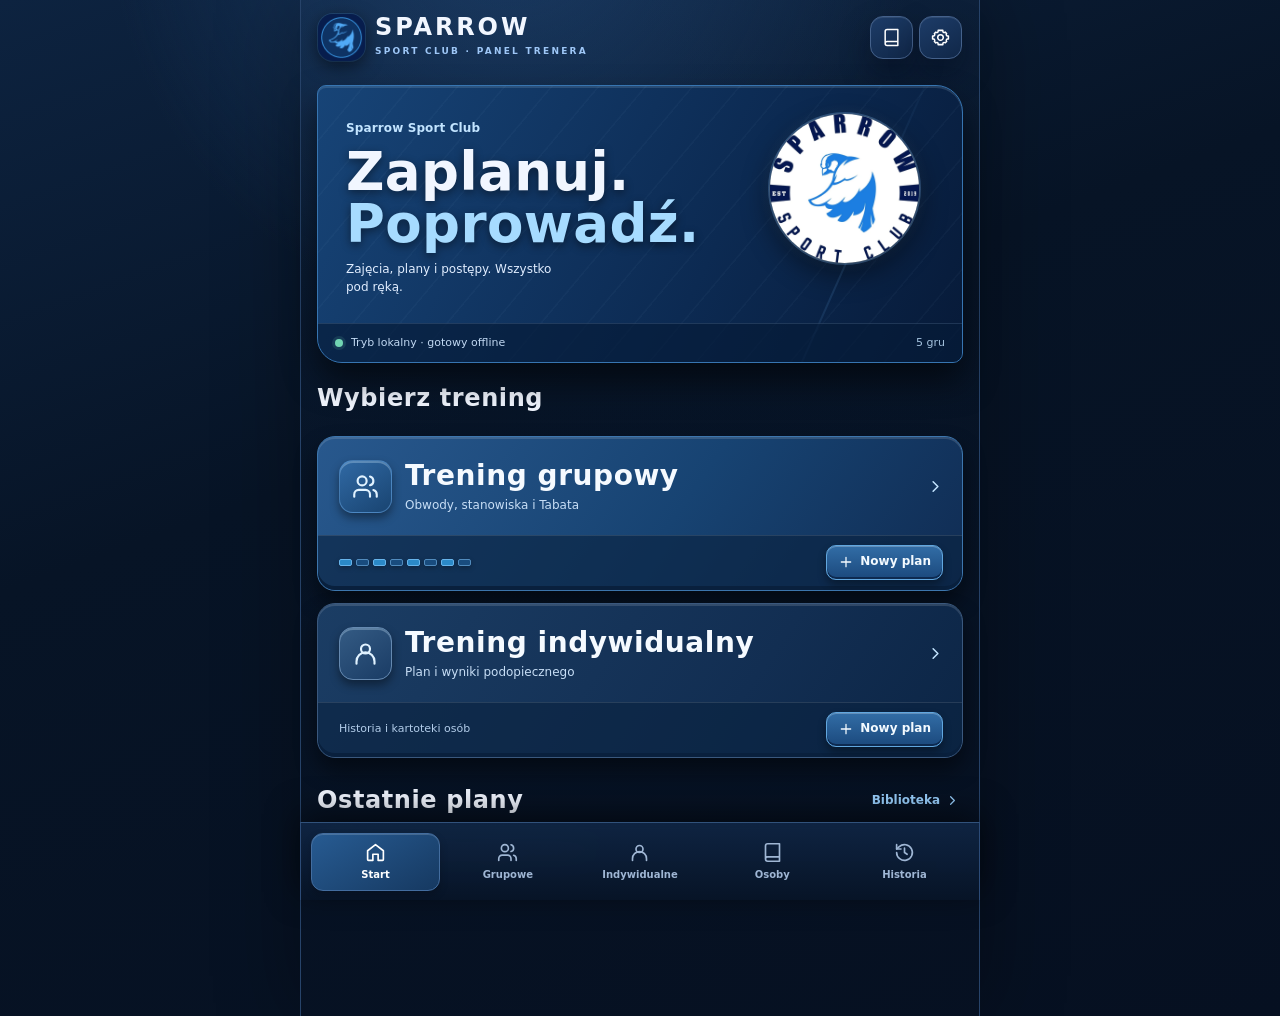
<file: index.html>
<!doctype html>
<html lang="pl">
<head>
  <meta charset="utf-8" />
  <meta name="viewport" content="width=device-width, initial-scale=1, viewport-fit=cover" />
  <meta name="theme-color" content="#071d4d" />
  <meta name="description" content="SPARROW Sport Club — prywatny organizer treningów i timer obwodowy, działający offline na Androidzie." />
  <meta name="color-scheme" content="dark" />
  <link rel="manifest" href="./manifest.webmanifest?v=1.0.24" />
  <link rel="icon" type="image/png" sizes="192x192" href="./assets/app-icon-192.png?v=1.0.24" />
  <link rel="apple-touch-icon" sizes="180x180" href="./assets/apple-touch-icon-180.png?v=1.0.24" />
  <link rel="stylesheet" href="./styles.css?v=1.0.24" />
  <title>SPARROW – panel trenera</title>
</head>
<body>
  <div id="app">
    <div class="loading-screen"><img src="./assets/icon-192.svg" width="88" height="88" alt="SPARROW" /><strong>SPARROW</strong><span>Uruchamianie organizera…</span></div>
  </div>
  <script src="./app.js?v=1.0.24" defer></script>
</body>
</html>
</file>
<file: styles.css>
:root{color-scheme:dark;--bg:#071426;--deep:#061122;--navy:#071d4d;--panel:#122a4a;--panel2:#182f51;--border:#2d4970;--text:#f1f6ff;--muted:#9eb4d3;--blue:#2687e7;--light:#62b4ff;--success:#6ed0a4;--red:#fa8d94;--shadow:0 14px 30px rgba(0,7,23,.38),inset 0 1px 0 rgba(255,255,255,.09);--r:19px}
*{box-sizing:border-box}html{min-height:100%;background:var(--deep)}body{margin:0;background:radial-gradient(circle at 40% -8%,#193961 0,transparent 30%),linear-gradient(160deg,#0d2340 0%,#071426 40%,#061021 100%);color:var(--text);font:15px/1.43 system-ui,-apple-system,"Segoe UI",Roboto,sans-serif;min-height:100dvh}button,input,select,textarea{font:inherit}button{cursor:pointer;-webkit-tap-highlight-color:transparent}button:disabled{opacity:.45;cursor:not-allowed}button:focus-visible,a:focus-visible,input:focus-visible,textarea:focus-visible,select:focus-visible{outline:3px solid #80c8ff;outline-offset:2px}input,textarea,select{font-size:16px}a{color:var(--light)}.app-shell{max-width:680px;min-height:100dvh;margin:0 auto;position:relative;display:flex;flex-direction:column;background:linear-gradient(170deg,rgba(29,61,101,.24),rgba(8,25,50,.1) 28%,transparent 60%)}.shell-head{padding:14px 17px 11px;display:flex;justify-content:space-between;align-items:center;gap:10px}.brand{display:flex;align-items:center;gap:10px;min-width:0}.brand-logo{width:47px;height:47px;border-radius:15px;box-shadow:0 5px 17px #0008,0 0 0 1px #4d96e840}.brand-text strong{font:900 24px/1 Impact,"Arial Narrow",system-ui,sans-serif;letter-spacing:.12em;display:block}.brand-text small{font-size:9px;letter-spacing:.25em;color:#9ec7f7;font-weight:850}.head-actions{display:flex;gap:6px}.tiny-btn{display:inline-grid;place-items:center;width:43px;height:43px;border-radius:13px;background:linear-gradient(150deg,#1d3c68,#102748);color:white;border:1px solid #44618b;box-shadow:var(--shadow)}.tiny-btn svg{width:19px;height:19px}.main{padding:6px 16px 122px;flex:1}.eyebrow{font-size:11px;letter-spacing:.17em;color:#7fbafb;text-transform:uppercase;font-weight:800;margin:0 0 6px}.title-row{display:flex;align-items:center;justify-content:space-between;gap:12px;margin:10px 0 16px}h1,h2,h3,p{margin-top:0}h1,h2,.display-face{font-family:Impact,"Arial Narrow",system-ui,sans-serif;letter-spacing:.06em}h1{font-size:31px;line-height:1.15;margin:0}h2{font-size:23px;line-height:1.15;margin-bottom:8px}h3{font-size:16px;line-height:1.2;letter-spacing:.01em}.sub{color:var(--muted);font-size:13px}.muted{color:var(--muted)}.small{font-size:12px}.hero{border-radius:25px;background:radial-gradient(circle at 100% 20%,rgba(68,140,230,.38),transparent 50%),linear-gradient(145deg,#183c78,#102b5b 55%,#0b224d);border:1px solid #365f9a;box-shadow:0 18px 36px #0007,inset 0 1px 1px #c6e2ff29;position:relative;overflow:hidden;padding:22px 19px;margin-bottom:20px}.hero:after{content:'';position:absolute;width:190px;height:190px;border:23px solid #ffffff06;border-radius:50%;top:-70px;right:-90px;pointer-events:none}.hero-row{display:flex;align-items:center;gap:14px;position:relative;z-index:1}.hero-badge{width:82px;height:82px;object-fit:cover;border-radius:50%;border:3px solid #b2d9ff;box-shadow:0 8px 20px #0007}.hero h1{font-size:29px;margin:0 0 5px}.hero p{font-size:13px;color:#d2e3fa;margin:0}.hero-stat{display:flex;gap:9px;flex-wrap:wrap;margin-top:18px}.hero-stat span{display:inline-flex;align-items:center;gap:5px;border-radius:10px;padding:7px 9px;font-size:11px;color:#d9eaff;background:#ffffff13;border:1px solid #ffffff24}.section-title{font-size:11px;font-weight:850;letter-spacing:.16em;text-transform:uppercase;color:#aac9ee;margin:22px 1px 10px;display:flex;justify-content:space-between;align-items:center}.tile-grid{display:grid;grid-template-columns:1fr 1fr;gap:12px}.tile{padding:18px 15px 17px;border-radius:19px;border:1px solid #3a67a3;background:linear-gradient(143deg,#295c9b,#183f76 50%,#102d56);text-align:left;color:#fff;box-shadow:0 12px 22px #0007,inset 0 2px 1px #c8ecff38,inset 0 -4px 0 #081d4077;min-height:145px;position:relative;transition:transform .15s,box-shadow .15s}.tile:nth-child(2){background:linear-gradient(143deg,#21446f,#173359 65%,#0f274a)}.tile:active,.button:active{transform:translateY(3px);box-shadow:0 4px 9px #0005,inset 0 2px 5px #0004}.tile svg{width:27px;height:27px;color:#d7ecff;filter:drop-shadow(0 3px 2px #0006);margin-bottom:17px}.tile strong{font-size:15px;display:block;line-height:1.25}.tile small{font-size:11px;display:block;color:#c1d4ed;margin-top:5px}.tile-arrow{position:absolute;right:13px;top:16px;color:#b5d4fa}.card{background:linear-gradient(145deg,#1b3354,#102443);border:1px solid #2f4b73;border-radius:var(--r);box-shadow:var(--shadow);padding:15px;margin-bottom:12px}.card-soft{background:linear-gradient(155deg,#152e52,#0f2442);border:1px solid #2b4568;border-radius:16px;padding:12px}.row{display:flex;align-items:center;gap:10px}.between{justify-content:space-between}.grow{flex:1;min-width:0}.wrap{flex-wrap:wrap}.chip{border:1px solid #375989;background:#1c3b66;color:#b9dfff;border-radius:100px;display:inline-flex;align-items:center;gap:5px;padding:5px 10px;font-size:11px;font-weight:800}.pill{display:inline-flex;border-radius:100px;padding:5px 9px;background:#234979;color:#a8d5ff;font-size:11px;white-space:nowrap}.success{color:var(--success)}.divider{height:1px;background:linear-gradient(90deg,transparent,#395577,transparent);margin:15px 0}.button{display:inline-flex;justify-content:center;align-items:center;gap:8px;min-height:45px;padding:10px 14px;border-radius:13px;border:1px solid #559fe8;background:linear-gradient(180deg,#329bf3 0%,#1b6fcb 100%);color:#fff;box-shadow:0 7px 14px #0007,inset 0 2px 1px #e8f8ff70,inset 0 -3px 0 #0a4a93;letter-spacing:.01em;font-weight:750;transition:transform .13s,box-shadow .13s}.button.secondary{background:linear-gradient(160deg,#24466f,#152e52);border-color:#476c9e;box-shadow:0 5px 12px #0005,inset 0 2px 1px #ffffff20,inset 0 -3px 0 #0a213f}.button.danger{background:linear-gradient(150deg,#8a394b,#6a2637);border-color:#a95d70;box-shadow:0 6px 12px #0005,inset 0 2px 1px #ffffff22}.button.minor{background:transparent;border:1px solid #395779;box-shadow:none;min-height:36px;padding:7px 10px;color:#cfdef1;font-size:12px}.button.full{width:100%}.button.big{min-height:58px;font-size:16px;border-radius:16px}.button svg,.mini-ico svg{width:18px;height:18px;flex:none}.mini-ico{height:36px;width:36px;display:inline-grid;place-items:center;border-radius:10px;border:1px solid #42638c;background:linear-gradient(155deg,#2c4c73,#152d50);color:#d0e6ff;box-shadow:0 4px 8px #0004,inset 0 1px 0 #ffffff20}.list-card{padding:14px;display:flex;gap:12px;align-items:center;text-align:left;width:100%;color:inherit;background:transparent;border:0;appearance:none;cursor:pointer}.list-card .list-icon{display:grid;place-items:center;flex:none;width:44px;height:44px;border-radius:13px;background:linear-gradient(145deg,#285d9f,#15365e);border:1px solid #3e70ad;box-shadow:inset 0 1px 0 #b4dafa28}.list-icon svg{width:23px;height:23px}.list-card h3{margin:0 0 3px}.list-card p{font-size:12px;color:var(--muted);margin:0}.list-card .arr{color:#9bc8f8}.stack{display:flex;flex-direction:column;gap:10px}.empty{text-align:center;padding:28px 14px;color:#b0c2dc}.empty svg{display:block;margin:0 auto 10px;color:#71b3f2;width:38px;height:38px}.empty strong{display:block;color:#f1f6ff}.empty p{font-size:13px}.tag{font-size:11px;color:#a4c6ed;background:#20436e;border:1px solid #315983;border-radius:9px;padding:5px 8px;display:inline-block}.plan-top{background:linear-gradient(145deg,#173868,#102d54);padding:17px;border:1px solid #3c6090;border-radius:18px;box-shadow:var(--shadow);margin-bottom:14px}.plan-top h1{font-size:26px;margin:7px 0}.stat-grid{display:grid;grid-template-columns:repeat(3,1fr);gap:8px;margin:13px 0}.stat{background:#102744a8;border:1px solid #46628c;border-radius:13px;text-align:center;padding:10px 5px}.stat strong{display:block;font-size:20px;font-family:Impact,"Arial Narrow",sans-serif;letter-spacing:.04em}.stat span{color:#a8c5e9;font-size:10px}.phase{display:flex;align-items:center;gap:12px}.phase-icon{width:40px;height:40px;display:grid;place-items:center;border-radius:12px;background:#204778;border:1px solid #4973ad}.phase h3{margin:0}.phase p{margin:3px 0 0;color:#a5bde0;font-size:12px}.ex-item{display:flex;align-items:flex-start;gap:12px;padding:11px 0;border-bottom:1px solid #2a4667}.ex-item:last-child{border-bottom:0}.ex-number{width:29px;height:29px;border-radius:9px;background:#23518a;display:grid;place-items:center;flex:none;color:#d8efff;font-size:12px;font-weight:900}.ex-info strong{font-size:14px;display:block}.ex-info span{font-size:12px;color:#9cb7d8}.edit-actions{display:flex;gap:7px;flex-wrap:wrap;margin-top:10px}.field{margin-bottom:14px}.field label{font-size:12px;color:#bed1eb;font-weight:700;margin-bottom:6px;display:block}.field input,.field select,.field textarea{border:1px solid #41618b;color:#f5f9ff;background:#0d213c;border-radius:12px;padding:12px;width:100%;min-height:45px;outline:none}.field textarea{min-height:78px;resize:vertical}.field select{color-scheme:dark}.field input:focus,.field select:focus,.field textarea:focus{border-color:#66adf0;box-shadow:0 0 0 2px #469ff33b}.two-fields{display:grid;grid-template-columns:1fr 1fr;gap:9px}.three-fields{display:grid;grid-template-columns:repeat(3,1fr);gap:8px}.three-fields input{text-align:center;padding:9px 3px}.switch-row{display:flex;align-items:center;justify-content:space-between;gap:10px;margin:3px 0 9px}.switch{appearance:none;width:47px;height:27px;flex:none;background:#3b4b65;border-radius:100px;border:1px solid #8094ae;position:relative;cursor:pointer;transition:.2s}.switch:before{content:'';position:absolute;background:#e9f3ff;width:19px;height:19px;border-radius:50%;left:3px;top:3px;box-shadow:0 2px 4px #0005;transition:.2s}.switch:checked{background:linear-gradient(150deg,#3bb0fc,#1368bd);border-color:#79d3ff}.switch:checked:before{transform:translateX(20px)}.exercise-edit{background:#0c213e;border:1px solid #33557e;border-radius:15px;padding:12px;margin-bottom:10px}.exercise-edit .field{margin-bottom:8px}.exercise-head{display:flex;align-items:center;gap:9px;margin-bottom:10px}.exercise-head strong{flex:1}.exercise-head .mini-ico{height:32px;width:32px}.details-box{margin-bottom:12px;border:1px solid #365577;border-radius:15px;background:#102747;overflow:hidden}.details-box summary{padding:14px;list-style:none;cursor:pointer;display:flex;align-items:center;justify-content:space-between;font-weight:750}.details-box summary::-webkit-details-marker{display:none}.details-box[open] summary{border-bottom:1px solid #345376}.details-box .details-inner{padding:13px}.bottom-nav{position:fixed;z-index:15;left:50%;bottom:0;transform:translateX(-50%);width:min(100%,680px);display:grid;grid-template-columns:repeat(5,1fr);gap:3px;padding:10px 10px max(9px,env(safe-area-inset-bottom));background:linear-gradient(180deg,rgba(15,37,67,.96),rgba(7,20,39,.99));border-top:1px solid #31527b;box-shadow:0 -8px 32px #0008;backdrop-filter:blur(14px)}.nav-item{min-width:0;display:flex;flex-direction:column;align-items:center;gap:5px;border:1px solid transparent;background:transparent;color:#9fb6d4;padding:8px 1px;border-radius:12px;font-size:10px;font-weight:750}.nav-item svg{width:21px;height:21px}.nav-item.active{background:linear-gradient(150deg,#275b92,#163961);color:#fff;border-color:#436d9f;box-shadow:inset 0 1px 0 #ffffff29,0 4px 9px #0003}.back{border:0;background:transparent;color:#accef3;display:inline-flex;gap:6px;align-items:center;padding:6px 0;margin-bottom:7px;font-size:13px}.back svg{width:16px;height:16px}.timer-screen{min-height:calc(100dvh - 250px);display:flex;flex-direction:column}.timer-hero{border:1px solid #3c6397;background:radial-gradient(circle at center 14%,#25518d,#142f59 45%,#0f2546);box-shadow:var(--shadow);border-radius:26px;padding:19px 15px;text-align:center}.timer-phase{font:900 22px Impact,"Arial Narrow",system-ui,sans-serif;letter-spacing:.08em}.timer-number{font:900 clamp(68px,18vw,115px)/1 Impact,"Arial Narrow",system-ui,sans-serif;letter-spacing:.035em;font-variant-numeric:tabular-nums;text-shadow:0 5px 12px #0008;margin:10px auto}.timer-meta{color:#c9ddfb;font-size:14px}.timer-progress{height:12px;background:#09203b;border:1px solid #3e608b;border-radius:99px;overflow:hidden;margin:17px 3px 7px}.timer-fill{height:100%;width:100%;background:linear-gradient(90deg,#288bea,#87cfff);box-shadow:0 0 15px #39aeff9c;transition:width .09s linear}.timer-hero.rest{background:radial-gradient(circle at center 10%,#315e80,#153d5b 45%,#12263f)}.timer-hero.rest .timer-fill{background:linear-gradient(90deg,#45ab8d,#8ce4c5);box-shadow:0 0 14px #69d3ae99}.timer-hero.done{background:radial-gradient(circle at 50% 20%,#245d55,#153b4f 60%,#112b45)}.timer-controls{display:grid;grid-template-columns:1fr 1.5fr 1fr;gap:8px;margin:16px 0}.timer-controls .button{min-width:0;padding:10px 5px}.timer-info{display:grid;grid-template-columns:1fr 1fr;gap:8px;margin:11px 0}.timer-info>div{background:#102b4e;border:1px solid #305378;padding:12px;border-radius:14px}.timer-info span{display:block;color:#a4bfdf;font-size:11px}.timer-info strong{display:block;margin-top:5px;font-size:15px}.modal-wrap{position:fixed;z-index:30;inset:0;display:flex;align-items:flex-end;justify-content:center;background:#000a;padding:12px}.modal{width:min(100%,580px);max-height:88dvh;overflow:auto;background:linear-gradient(155deg,#213e65,#0f2748);border:1px solid #4b72a1;box-shadow:0 20px 70px #000b;border-radius:23px;padding:20px}.modal h2{font-size:25px}.toaster{position:fixed;z-index:40;bottom:98px;left:50%;transform:translateX(-50%);background:#d7f8e7;color:#0f4938;padding:12px 17px;border-radius:13px;box-shadow:0 10px 30px #0008;width:max-content;max-width:90vw;font-size:13px;font-weight:800;text-align:center}.loading-screen{min-height:100dvh;display:flex;flex-direction:column;justify-content:center;align-items:center;gap:9px}.loading-screen strong{font:900 32px Impact,system-ui;letter-spacing:.16em}.loading-screen span{color:#a2bdd9}.offline{color:#b6dbff;display:flex;align-items:center;gap:7px;font-size:11px}.offline svg{width:15px;height:15px}.footnote{font-size:11px;color:#8aafd1;line-height:1.55}.progress-entry{border-left:3px solid #3da5f2;padding:7px 12px;margin:10px 0;background:#102948;border-radius:0 11px 11px 0}.progress-entry strong{display:block}.progress-entry small{color:#a4bfdd}.bar{height:1px;background:#284669;margin:13px 0}.compact{margin-bottom:8px}.text-right{text-align:right}.data-tag{font-size:10px;background:#243f67;border:1px solid #335983;border-radius:7px;padding:4px 7px;color:#bcd8f9}.kpi{font:900 27px Impact,"Arial Narrow",sans-serif}.top-progress{margin-top:12px;display:flex;justify-content:space-between;color:#b8d3ef;font-size:12px}.sm-only{display:none}@media(max-width:360px){.main{padding-left:11px;padding-right:11px}.tile{padding:15px 12px}.tile strong{font-size:13px}.brand-text strong{font-size:21px}.timer-number{font-size:70px}}@media(min-width:700px){.app-shell{box-shadow:0 0 80px #0005;border-left:1px solid #274369;border-right:1px solid #274369}.bottom-nav{border-left:1px solid #2c4b77;border-right:1px solid #2c4b77}}@media(prefers-reduced-motion:reduce){*{scroll-behavior:auto!important;transition:none!important;animation:none!important}}

/* SPARROW home — a coach's circuit console, deliberately scoped to Start. */
.home-command{position:relative;isolation:isolate;overflow:hidden;margin:7px 0 22px;border:1px solid #3775b1;border-radius:9px 27px 10px 25px;background:linear-gradient(116deg,#174477 0%,#0c2a52 61%,#071a38 100%);box-shadow:0 18px 32px #0008,inset 0 2px 0 #c7eaff24}
.home-command::before{content:'';position:absolute;inset:0;background:repeating-linear-gradient(130deg,transparent 0,transparent 34px,#a9d8ff08 35px,#a9d8ff08 36px);pointer-events:none;z-index:0}
.home-command::after{content:'';position:absolute;right:17%;top:-18%;height:155%;width:2px;background:linear-gradient(180deg,transparent,#6db7f72c,transparent);transform:rotate(24deg);pointer-events:none}
.home-command-copy{position:relative;z-index:2;width:75%;max-width:440px;padding:25px 4px 21px 20px}
.home-command-caption{display:block;color:#c2e4ff;font-size:12px;font-weight:750;letter-spacing:.01em;margin-bottom:9px}
.home-command h1{font:900 clamp(32px,9.7vw,53px)/.97 Impact,"Arial Narrow",system-ui,sans-serif;letter-spacing:.008em;text-shadow:0 3px 10px #0007;margin:0 0 11px}
.home-command h1 span{display:block;color:#a6dbff}
.home-command-copy p{font-size:12px;line-height:1.5;color:#e0edff;margin:0;max-width:225px}
.home-command-emblem{position:absolute;z-index:1;right:9px;top:23px;width:clamp(96px,31%,171px);aspect-ratio:1;border-radius:50%;display:grid;place-items:center;background:radial-gradient(circle,#d5ebff13 0%,#a0d3ff11 55%,transparent 70%);filter:drop-shadow(0 10px 14px #0007)}
.home-command-emblem::after{content:'';position:absolute;inset:5%;border:1px solid #83bfff40;border-radius:50%;pointer-events:none}
.home-command-emblem img{width:87%;height:87%;object-fit:contain;border-radius:50%;box-shadow:0 0 0 1px #bfe3ff48}
.home-command-bottom{position:relative;z-index:2;border-top:1px solid #b4d7ff25;display:flex;align-items:center;justify-content:space-between;gap:10px;background:#061b37a8;padding:11px 17px;color:#c1d8f2;font-size:11px}
.home-online{display:flex;align-items:center;gap:8px;min-width:0}
.home-online #net-state{white-space:normal}
.home-online-dot{width:8px;height:8px;flex:none;background:#71d5b3;box-shadow:0 0 0 3px #71d5b320;border-radius:50%}
.home-command-bottom time{flex:none;color:#a5c3df}
.home-section-heading{display:flex;align-items:center;justify-content:space-between;gap:10px;margin:0 0 12px}
.home-section-heading h2{font:900 24px/1.12 Impact,"Arial Narrow",system-ui,sans-serif;letter-spacing:.025em;margin:0}
.home-modes{display:grid;gap:12px}
.home-mode{position:relative;overflow:hidden;border-radius:18px;border:1px solid #3d76ad;box-shadow:0 12px 22px #0007,inset 0 2px 0 #ffffff21,inset 0 -4px 0 #071b38}
.home-mode-group{background:linear-gradient(125deg,#28588d,#174372 55%,#102c53)}
.home-mode-personal{background:linear-gradient(125deg,#1b3d64,#122e52 65%,#0c2545);border-color:#3a587d}
.home-mode-main{width:100%;display:flex;align-items:center;gap:13px;padding:18px 17px 16px;min-height:93px;border:0;background:none;color:#f5faff;text-align:left}
.home-mode-main:active{background:#ffffff14}
.home-mode-icon{display:grid;place-items:center;width:53px;height:53px;flex:none;border:1px solid #79b9f76a;border-radius:14px;background:linear-gradient(145deg,#3069a4,#194471);box-shadow:0 5px 10px #0006,inset 0 2px 0 #d3eeff4a}
.home-mode-personal .home-mode-icon{background:linear-gradient(145deg,#345b84,#1a3c65);border-color:#6589b0}
.home-mode-icon svg{width:27px;height:27px;color:#e0f2ff}
.home-mode-copy{display:block;flex:1;min-width:0}
.home-mode-copy strong{display:block;font:900 clamp(21px,5.8vw,28px)/1.15 Impact,"Arial Narrow",system-ui,sans-serif;letter-spacing:.02em;word-wrap:break-word}
.home-mode-copy>span{display:block;font-size:12px;line-height:1.4;color:#c7def6;margin-top:5px}
.home-mode-arrow{flex:none;display:grid;place-items:center;color:#c3e4ff;width:20px}
.home-mode-arrow svg{width:19px;height:19px}
.home-mode-foot{display:flex;align-items:center;justify-content:space-between;gap:10px;padding:9px 15px 10px 17px;border-top:1px solid #ffffff1c;background:#0a2340a3;min-height:51px}
.home-stations{display:flex;gap:4px;align-items:center;min-width:0}
.home-stations i{display:block;width:13px;height:7px;border:1px solid #67b4eb;border-radius:2px;background:#2b89c7;box-shadow:0 2px 5px #0004}
.home-stations i:nth-child(2n){background:#194c7e;border-color:#518bbd}
.home-mode-foot-text{font-size:11px;color:#b2cce9}
.home-mode-new{display:inline-flex;align-items:center;justify-content:center;gap:6px;min-height:35px;flex:none;border-radius:10px;padding:7px 11px;color:#f3faff;font-size:12px;font-weight:750;border:1px solid #61a7df;background:linear-gradient(180deg,#326da6,#1b497d);box-shadow:0 5px 8px #0005,inset 0 1px 0 #ffffff3d,inset 0 -2px 0 #0d2a50}
.home-mode-new svg{width:16px;height:16px}
.home-mode-new:active{transform:translateY(2px);box-shadow:0 2px 3px #0006}
.home-recent{margin-top:27px}
.home-all{display:inline-flex;align-items:center;gap:5px;color:#9ad1ff;font-size:12px;font-weight:750;padding:7px 3px;background:none;border:0}
.home-all svg{width:15px;height:15px}
.home-recent-list{border-top:1px solid #395675;border-bottom:1px solid #395675}
.home-recent-row+.home-recent-row{border-top:1px solid #ffffff17}
.home-recent-open{width:100%;display:flex;align-items:center;gap:11px;color:#f0f7ff;text-align:left;border:0;padding:13px 3px;background:transparent}
.home-recent-open:active{background:#ffffff0a}
.home-recent-icon{flex:none;display:grid;place-items:center;width:36px;height:36px;border-radius:11px;background:#1e4774;color:#b9e2ff}
.home-recent-icon svg{width:19px;height:19px}
.home-recent-text{display:block;flex:1;min-width:0}
.home-recent-text strong{display:block;white-space:nowrap;overflow:hidden;text-overflow:ellipsis;font-size:14px;font-weight:750}
.home-recent-text>span{display:block;color:#a8bfda;font-size:11px;margin-top:3px}
.home-meta-divider{color:#6188b1;padding:0 4px}
.home-recent-arrow{flex:none;color:#77aadd;display:grid;place-items:center}
.home-recent-arrow svg{width:17px;height:17px}
.home-recent-empty{color:#b7cee7;font-size:13px;line-height:1.55;padding:15px 0;margin:0;border-top:1px solid #395675}
@media(max-width:360px){.home-command-copy{width:79%;padding-left:15px}.home-command h1{font-size:31px}.home-command-emblem{width:98px;right:3px;top:30px;opacity:.74}.home-mode-main{gap:10px;padding:15px 11px}.home-mode-icon{width:46px;height:46px}.home-mode-icon svg{width:23px;height:23px}.home-mode-arrow{width:14px}.home-mode-foot{padding:8px 10px}.home-mode-new{padding:7px 8px}.home-stations{gap:3px}.home-stations i{width:10px}}
@media(min-width:600px){.home-command-copy{padding:34px 0 27px 28px}.home-command-emblem{right:32px;top:17px}.home-mode-main{min-height:98px;padding-left:21px}.home-mode-foot{padding-left:21px;padding-right:19px}}
</file>
